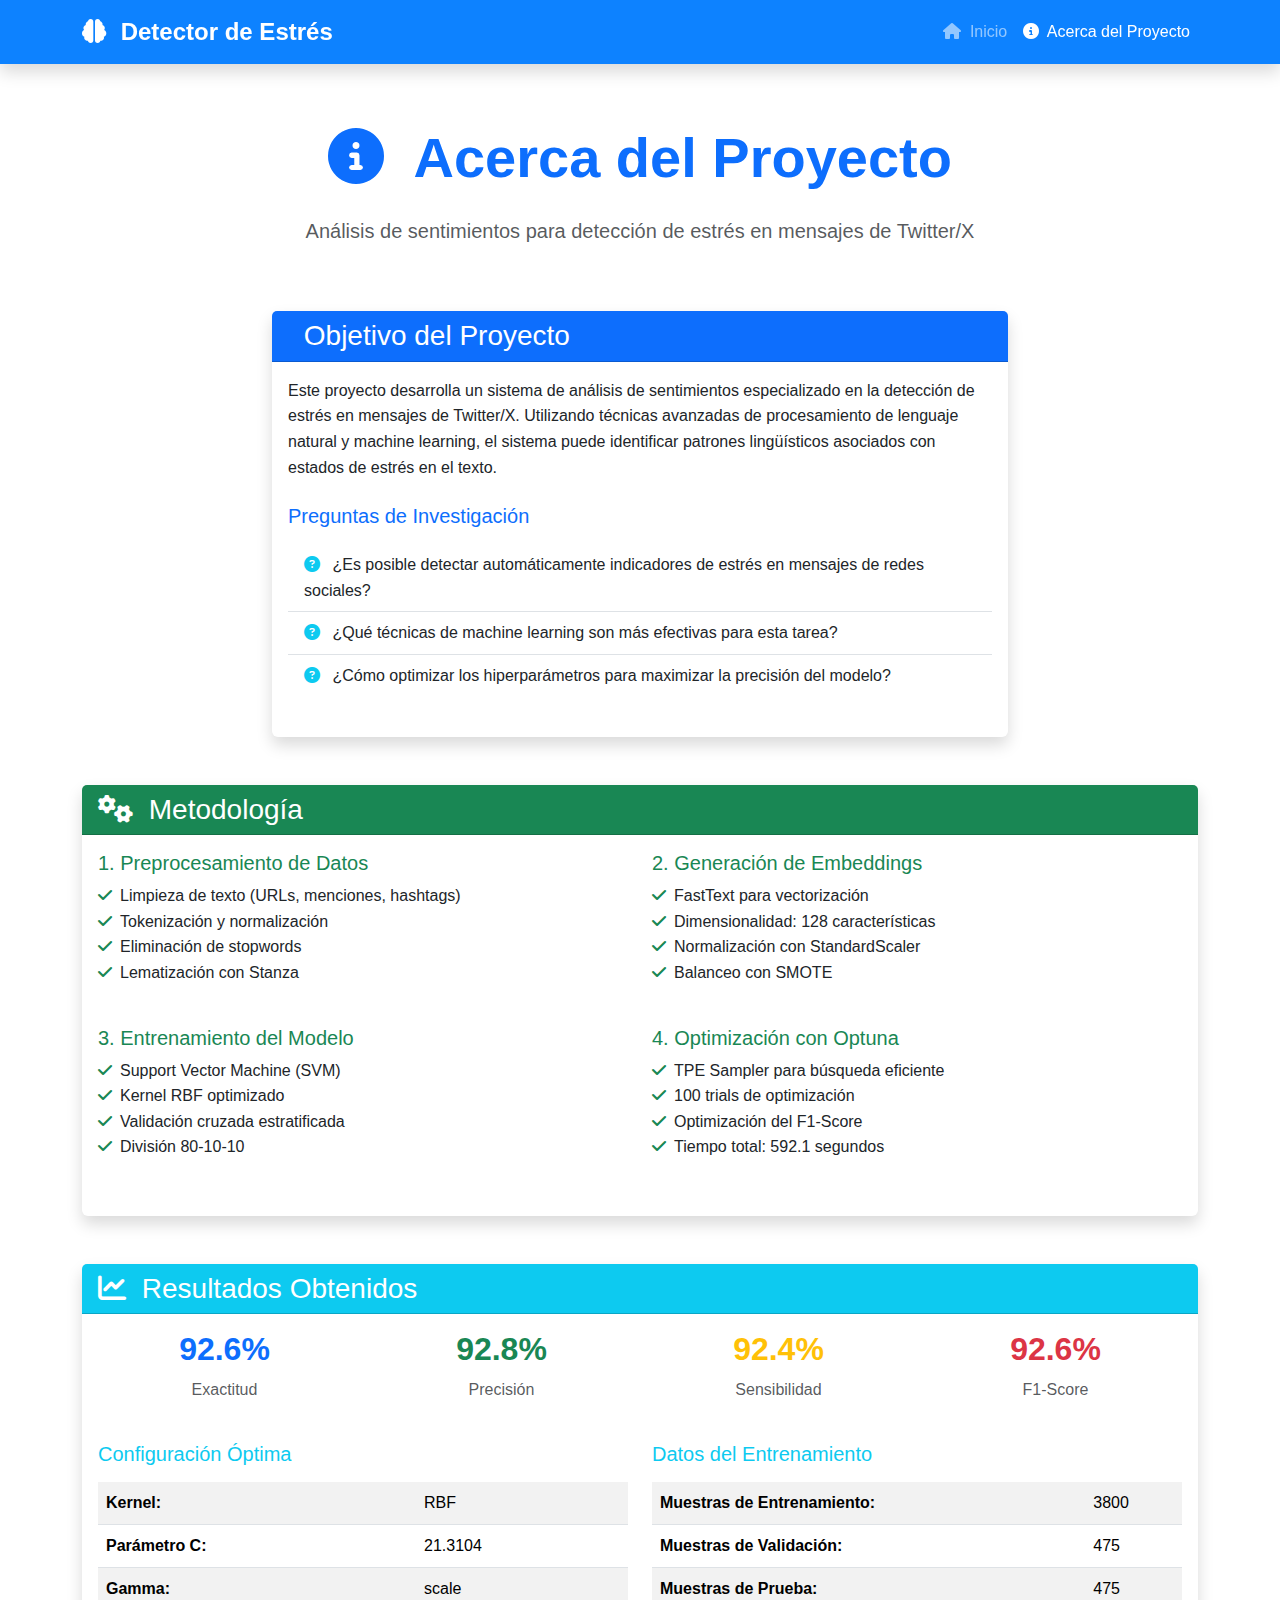
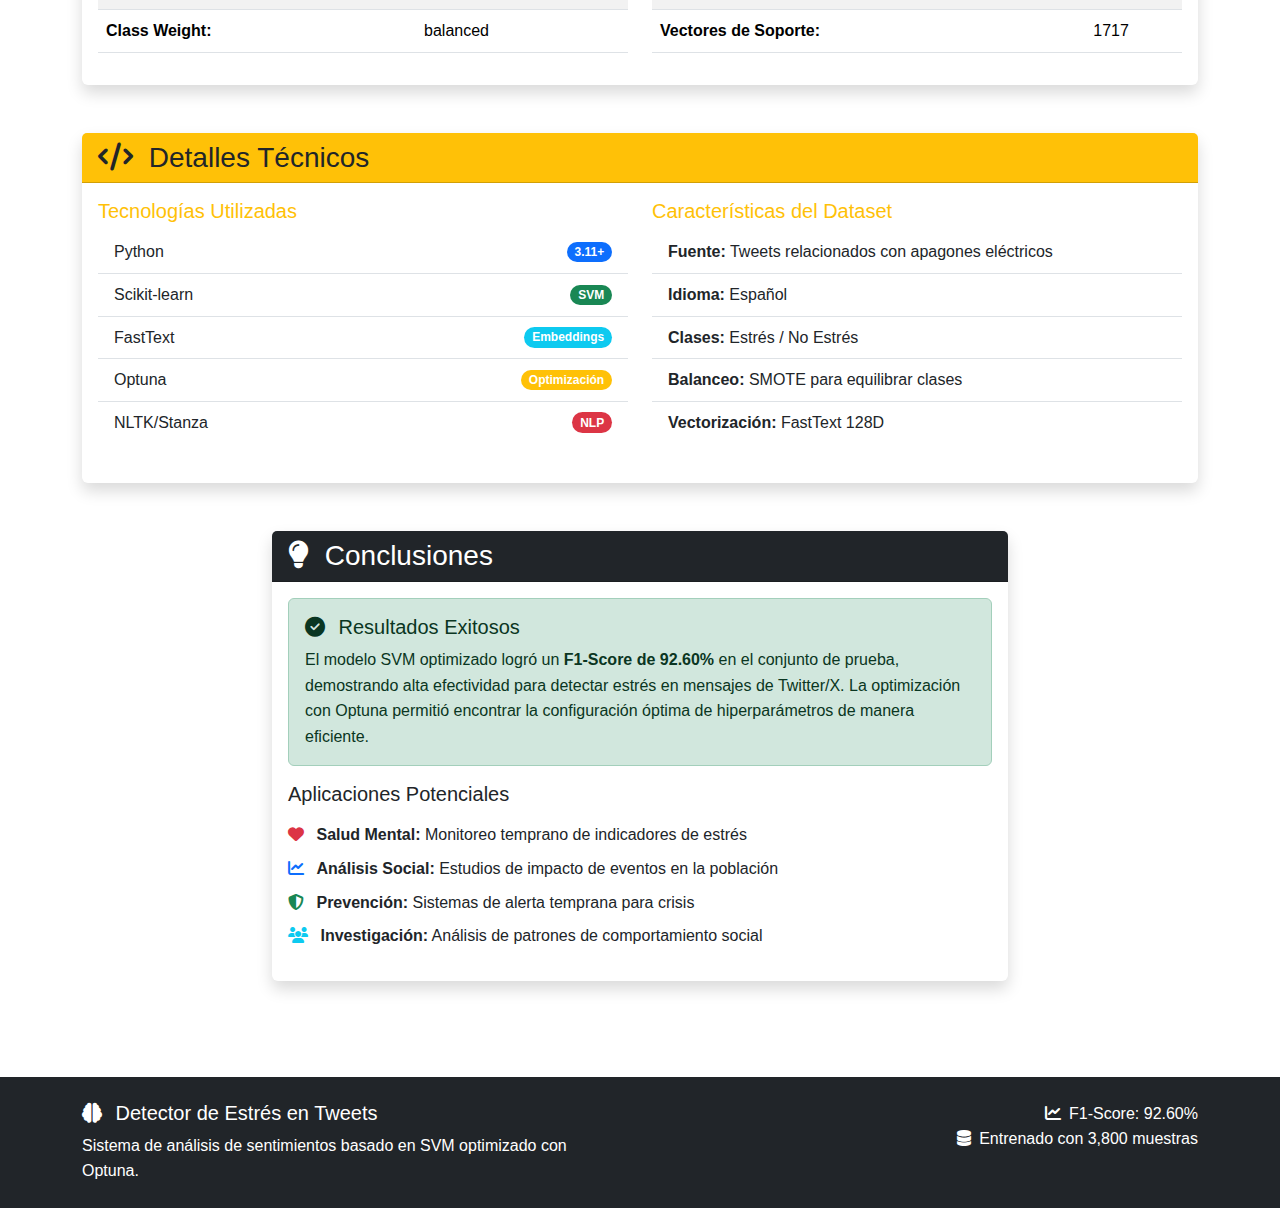
<file: about.html>
<!DOCTYPE html>
<html lang="es">
<head>
    <meta charset="UTF-8">
    <meta name="viewport" content="width=device-width, initial-scale=1.0">
    <title>Acerca del Proyecto - Detector de Estrés</title>
    
    <!-- Bootstrap CSS -->
    <link href="https://cdn.jsdelivr.net/npm/bootstrap@5.3.0/dist/css/bootstrap.min.css" rel="stylesheet">
    <!-- Font Awesome -->
    <link href="https://cdnjs.cloudflare.com/ajax/libs/font-awesome/6.4.0/css/all.min.css" rel="stylesheet">
    <!-- Custom CSS -->
    <link href="css/style.css" rel="stylesheet">
</head>
<body>
    <!-- Navigation -->
    <nav class="navbar navbar-expand-lg navbar-dark bg-primary fixed-top">
        <div class="container">
            <a class="navbar-brand" href="index.html">
                <i class="fas fa-brain me-2"></i>
                Detector de Estrés
            </a>
            <button class="navbar-toggler" type="button" data-bs-toggle="collapse" data-bs-target="#navbarNav">
                <span class="navbar-toggler-icon"></span>
            </button>
            <div class="collapse navbar-collapse" id="navbarNav">
                <ul class="navbar-nav ms-auto">
                    <li class="nav-item">
                        <a class="nav-link" href="index.html">
                            <i class="fas fa-home me-1"></i>
                            Inicio
                        </a>
                    </li>
                    <li class="nav-item">
                        <a class="nav-link active" href="about.html">
                            <i class="fas fa-info-circle me-1"></i>
                            Acerca del Proyecto
                        </a>
                    </li>
                </ul>
            </div>
        </div>
    </nav>

    <!-- Main Content -->
    <main class="main-content">
        <div class="container py-5">
            <!-- Header -->
            <div class="row mb-5">
                <div class="col-12 text-center">
                    <h1 class="display-4 fw-bold text-primary mb-4">
                        <i class="fas fa-info-circle me-3"></i>
                        Acerca del Proyecto
                    </h1>
                    <p class="lead text-muted">
                        Análisis de sentimientos para detección de estrés en mensajes de Twitter/X
                    </p>
                </div>
            </div>

            <!-- Project Overview -->
            <div class="row mb-5">
                <div class="col-lg-8 mx-auto">
                    <div class="card shadow border-0">
                        <div class="card-header bg-primary text-white">
                            <h3 class="mb-0">
                                <i class="fas fa-target me-2"></i>
                                Objetivo del Proyecto
                            </h3>
                        </div>
                        <div class="card-body">
                            <p class="mb-4">
                                Este proyecto desarrolla un sistema de análisis de sentimientos especializado en la 
                                detección de estrés en mensajes de Twitter/X. Utilizando técnicas avanzadas de 
                                procesamiento de lenguaje natural y machine learning, el sistema puede identificar 
                                patrones lingüísticos asociados con estados de estrés en el texto.
                            </p>
                            
                            <h5 class="text-primary mb-3">Preguntas de Investigación</h5>
                            <ul class="list-group list-group-flush mb-4">
                                <li class="list-group-item">
                                    <i class="fas fa-question-circle text-info me-2"></i>
                                    ¿Es posible detectar automáticamente indicadores de estrés en mensajes de redes sociales?
                                </li>
                                <li class="list-group-item">
                                    <i class="fas fa-question-circle text-info me-2"></i>
                                    ¿Qué técnicas de machine learning son más efectivas para esta tarea?
                                </li>
                                <li class="list-group-item">
                                    <i class="fas fa-question-circle text-info me-2"></i>
                                    ¿Cómo optimizar los hiperparámetros para maximizar la precisión del modelo?
                                </li>
                            </ul>
                        </div>
                    </div>
                </div>
            </div>

            <!-- Methodology -->
            <div class="row mb-5">
                <div class="col-12">
                    <div class="card shadow border-0">
                        <div class="card-header bg-success text-white">
                            <h3 class="mb-0">
                                <i class="fas fa-cogs me-2"></i>
                                Metodología
                            </h3>
                        </div>
                        <div class="card-body">
                            <div class="row">
                                <div class="col-lg-6 mb-4">
                                    <h5 class="text-success">1. Preprocesamiento de Datos</h5>
                                    <ul class="list-unstyled">
                                        <li><i class="fas fa-check text-success me-2"></i>Limpieza de texto (URLs, menciones, hashtags)</li>
                                        <li><i class="fas fa-check text-success me-2"></i>Tokenización y normalización</li>
                                        <li><i class="fas fa-check text-success me-2"></i>Eliminación de stopwords</li>
                                        <li><i class="fas fa-check text-success me-2"></i>Lematización con Stanza</li>
                                    </ul>
                                </div>
                                <div class="col-lg-6 mb-4">
                                    <h5 class="text-success">2. Generación de Embeddings</h5>
                                    <ul class="list-unstyled">
                                        <li><i class="fas fa-check text-success me-2"></i>FastText para vectorización</li>
                                        <li><i class="fas fa-check text-success me-2"></i>Dimensionalidad: 128 características</li>
                                        <li><i class="fas fa-check text-success me-2"></i>Normalización con StandardScaler</li>
                                        <li><i class="fas fa-check text-success me-2"></i>Balanceo con SMOTE</li>
                                    </ul>
                                </div>
                                <div class="col-lg-6 mb-4">
                                    <h5 class="text-success">3. Entrenamiento del Modelo</h5>
                                    <ul class="list-unstyled">
                                        <li><i class="fas fa-check text-success me-2"></i>Support Vector Machine (SVM)</li>
                                        <li><i class="fas fa-check text-success me-2"></i>Kernel RBF optimizado</li>
                                        <li><i class="fas fa-check text-success me-2"></i>Validación cruzada estratificada</li>
                                        <li><i class="fas fa-check text-success me-2"></i>División 80-10-10</li>
                                    </ul>
                                </div>
                                <div class="col-lg-6 mb-4">
                                    <h5 class="text-success">4. Optimización con Optuna</h5>
                                    <ul class="list-unstyled">
                                        <li><i class="fas fa-check text-success me-2"></i>TPE Sampler para búsqueda eficiente</li>
                                        <li><i class="fas fa-check text-success me-2"></i>100 trials de optimización</li>
                                        <li><i class="fas fa-check text-success me-2"></i>Optimización del F1-Score</li>
                                        <li><i class="fas fa-check text-success me-2"></i>Tiempo total: 592.1 segundos</li>
                                    </ul>
                                </div>
                            </div>
                        </div>
                    </div>
                </div>
            </div>

            <!-- Results -->
            <div class="row mb-5">
                <div class="col-12">
                    <div class="card shadow border-0">
                        <div class="card-header bg-info text-white">
                            <h3 class="mb-0">
                                <i class="fas fa-chart-line me-2"></i>
                                Resultados Obtenidos
                            </h3>
                        </div>
                        <div class="card-body">
                            <div class="row text-center mb-4">
                                <div class="col-md-3 col-6 mb-3">
                                    <div class="metric-display">
                                        <h2 class="text-primary fw-bold">92.6%</h2>
                                        <p class="text-muted mb-0">Exactitud</p>
                                    </div>
                                </div>
                                <div class="col-md-3 col-6 mb-3">
                                    <div class="metric-display">
                                        <h2 class="text-success fw-bold">92.8%</h2>
                                        <p class="text-muted mb-0">Precisión</p>
                                    </div>
                                </div>
                                <div class="col-md-3 col-6 mb-3">
                                    <div class="metric-display">
                                        <h2 class="text-warning fw-bold">92.4%</h2>
                                        <p class="text-muted mb-0">Sensibilidad</p>
                                    </div>
                                </div>
                                <div class="col-md-3 col-6 mb-3">
                                    <div class="metric-display">
                                        <h2 class="text-danger fw-bold">92.6%</h2>
                                        <p class="text-muted mb-0">F1-Score</p>
                                    </div>
                                </div>
                            </div>

                            <div class="row">
                                <div class="col-lg-6">
                                    <h5 class="text-info mb-3">Configuración Óptima</h5>
                                    <table class="table table-striped">
                                        <tbody>
                                            <tr>
                                                <td><strong>Kernel:</strong></td>
                                                <td>RBF</td>
                                            </tr>
                                            <tr>
                                                <td><strong>Parámetro C:</strong></td>
                                                <td>21.3104</td>
                                            </tr>
                                            <tr>
                                                <td><strong>Gamma:</strong></td>
                                                <td>scale</td>
                                            </tr>
                                            <tr>
                                                <td><strong>Class Weight:</strong></td>
                                                <td>balanced</td>
                                            </tr>
                                        </tbody>
                                    </table>
                                </div>
                                <div class="col-lg-6">
                                    <h5 class="text-info mb-3">Datos del Entrenamiento</h5>
                                    <table class="table table-striped">
                                        <tbody>
                                            <tr>
                                                <td><strong>Muestras de Entrenamiento:</strong></td>
                                                <td>3800</td>
                                            </tr>
                                            <tr>
                                                <td><strong>Muestras de Validación:</strong></td>
                                                <td>475</td>
                                            </tr>
                                            <tr>
                                                <td><strong>Muestras de Prueba:</strong></td>
                                                <td>475</td>
                                            </tr>
                                            <tr>
                                                <td><strong>Vectores de Soporte:</strong></td>
                                                <td>1717</td>
                                            </tr>
                                        </tbody>
                                    </table>
                                </div>
                            </div>
                        </div>
                    </div>
                </div>
            </div>

            <!-- Technical Details -->
            <div class="row mb-5">
                <div class="col-12">
                    <div class="card shadow border-0">
                        <div class="card-header bg-warning text-dark">
                            <h3 class="mb-0">
                                <i class="fas fa-code me-2"></i>
                                Detalles Técnicos
                            </h3>
                        </div>
                        <div class="card-body">
                            <div class="row">
                                <div class="col-lg-6 mb-4">
                                    <h5 class="text-warning">Tecnologías Utilizadas</h5>
                                    <ul class="list-group list-group-flush">
                                        <li class="list-group-item d-flex justify-content-between align-items-center">
                                            Python
                                            <span class="badge bg-primary rounded-pill">3.11+</span>
                                        </li>
                                        <li class="list-group-item d-flex justify-content-between align-items-center">
                                            Scikit-learn
                                            <span class="badge bg-success rounded-pill">SVM</span>
                                        </li>
                                        <li class="list-group-item d-flex justify-content-between align-items-center">
                                            FastText
                                            <span class="badge bg-info rounded-pill">Embeddings</span>
                                        </li>
                                        <li class="list-group-item d-flex justify-content-between align-items-center">
                                            Optuna
                                            <span class="badge bg-warning rounded-pill">Optimización</span>
                                        </li>
                                        <li class="list-group-item d-flex justify-content-between align-items-center">
                                            NLTK/Stanza
                                            <span class="badge bg-danger rounded-pill">NLP</span>
                                        </li>
                                    </ul>
                                </div>
                                <div class="col-lg-6 mb-4">
                                    <h5 class="text-warning">Características del Dataset</h5>
                                    <ul class="list-group list-group-flush">
                                        <li class="list-group-item">
                                            <strong>Fuente:</strong> Tweets relacionados con apagones eléctricos
                                        </li>
                                        <li class="list-group-item">
                                            <strong>Idioma:</strong> Español
                                        </li>
                                        <li class="list-group-item">
                                            <strong>Clases:</strong> Estrés / No Estrés
                                        </li>
                                        <li class="list-group-item">
                                            <strong>Balanceo:</strong> SMOTE para equilibrar clases
                                        </li>
                                        <li class="list-group-item">
                                            <strong>Vectorización:</strong> FastText 128D
                                        </li>
                                    </ul>
                                </div>
                            </div>
                        </div>
                    </div>
                </div>
            </div>

            <!-- Conclusions -->
            <div class="row">
                <div class="col-lg-8 mx-auto">
                    <div class="card shadow border-0">
                        <div class="card-header bg-dark text-white">
                            <h3 class="mb-0">
                                <i class="fas fa-lightbulb me-2"></i>
                                Conclusiones
                            </h3>
                        </div>
                        <div class="card-body">
                            <div class="alert alert-success" role="alert">
                                <h5 class="alert-heading">
                                    <i class="fas fa-check-circle me-2"></i>
                                    Resultados Exitosos
                                </h5>
                                <p class="mb-0">
                                    El modelo SVM optimizado logró un <strong>F1-Score de 92.60%</strong> en el conjunto de prueba, 
                                    demostrando alta efectividad para detectar estrés en mensajes de Twitter/X. La optimización 
                                    con Optuna permitió encontrar la configuración óptima de hiperparámetros de manera eficiente.
                                </p>
                            </div>
                            
                            <h5 class="text-dark mb-3">Aplicaciones Potenciales</h5>
                            <ul class="list-unstyled">
                                <li class="mb-2">
                                    <i class="fas fa-heart text-danger me-2"></i>
                                    <strong>Salud Mental:</strong> Monitoreo temprano de indicadores de estrés
                                </li>
                                <li class="mb-2">
                                    <i class="fas fa-chart-line text-primary me-2"></i>
                                    <strong>Análisis Social:</strong> Estudios de impacto de eventos en la población
                                </li>
                                <li class="mb-2">
                                    <i class="fas fa-shield-alt text-success me-2"></i>
                                    <strong>Prevención:</strong> Sistemas de alerta temprana para crisis
                                </li>
                                <li class="mb-2">
                                    <i class="fas fa-users text-info me-2"></i>
                                    <strong>Investigación:</strong> Análisis de patrones de comportamiento social
                                </li>
                            </ul>
                        </div>
                    </div>
                </div>
            </div>
        </div>
    </main>

    <!-- Footer -->
    <footer class="bg-dark text-white py-4">
        <div class="container">
            <div class="row">
                <div class="col-md-6">
                    <h5>
                        <i class="fas fa-brain me-2"></i>
                        Detector de Estrés en Tweets
                    </h5>
                    <p class="mb-0">Sistema de análisis de sentimientos basado en SVM optimizado con Optuna.</p>
                </div>
                <div class="col-md-6 text-md-end">
                    <p class="mb-0">
                        <i class="fas fa-chart-line me-1"></i>
                        F1-Score: 92.60%
                    </p>
                    <p class="mb-0">
                        <i class="fas fa-database me-1"></i>
                        Entrenado con 3,800 muestras
                    </p>
                </div>
            </div>
        </div>
    </footer>

    <!-- Bootstrap JS -->
    <script src="https://cdn.jsdelivr.net/npm/bootstrap@5.3.0/dist/js/bootstrap.bundle.min.js"></script>
</body>
</html>
</file>
<file: css/style.css>
/* Variables CSS */
:root {
    --primary-color: #007bff;
    --secondary-color: #6c757d;
    --success-color: #28a745;
    --danger-color: #dc3545;
    --warning-color: #ffc107;
    --info-color: #17a2b8;
    --light-color: #f8f9fa;
    --dark-color: #343a40;
    --gradient-primary: linear-gradient(135deg, #667eea 0%, #764ba2 100%);
    --gradient-secondary: linear-gradient(135deg, #f093fb 0%, #f5576c 100%);
    --shadow-sm: 0 0.125rem 0.25rem rgba(0, 0, 0, 0.075);
    --shadow-md: 0 0.5rem 1rem rgba(0, 0, 0, 0.15);
    --shadow-lg: 0 1rem 3rem rgba(0, 0, 0, 0.175);
    --border-radius: 0.5rem;
    --transition: all 0.3s ease;
}

/* Base Styles */
* {
    margin: 0;
    padding: 0;
    box-sizing: border-box;
}

body {
    font-family: 'Segoe UI', Tahoma, Geneva, Verdana, sans-serif;
    line-height: 1.6;
    color: var(--dark-color);
    background-color: #ffffff;
    overflow-x: hidden;
}

/* Smooth Scrolling */
html {
    scroll-behavior: smooth;
}

/* Navigation */
.navbar {
    backdrop-filter: blur(10px);
    background: rgba(0, 123, 255, 0.95) !important;
    box-shadow: var(--shadow-md);
    transition: var(--transition);
}

.navbar-brand {
    font-weight: 700;
    font-size: 1.5rem;
    transition: var(--transition);
}

.navbar-brand:hover {
    transform: scale(1.05);
}

.nav-link {
    font-weight: 500;
    transition: var(--transition);
    position: relative;
}

.nav-link:hover {
    transform: translateY(-2px);
}

.nav-link::after {
    content: '';
    position: absolute;
    width: 0;
    height: 2px;
    bottom: 0;
    left: 50%;
    background-color: white;
    transition: var(--transition);
}

.nav-link:hover::after {
    width: 100%;
    left: 0;
}

/* Main Content */
.main-content {
    padding-top: 76px;
}

/* Hero Section */
.hero-section {
    background: var(--gradient-primary);
    position: relative;
    overflow: hidden;
}

.hero-section::before {
    content: '';
    position: absolute;
    top: 0;
    left: 0;
    right: 0;
    bottom: 0;
    background: url('data:image/svg+xml,<svg xmlns="http://www.w3.org/2000/svg" viewBox="0 0 1000 1000"><polygon fill="rgba(255,255,255,0.1)" points="0,1000 1000,0 1000,1000"/></svg>');
    background-size: cover;
}

.hero-content {
    position: relative;
    z-index: 2;
}

.hero-icon {
    animation: float 3s ease-in-out infinite;
}

@keyframes float {
    0%, 100% { transform: translateY(0px); }
    50% { transform: translateY(-10px); }
}

.hero-stats .stat-card {
    background: rgba(255, 255, 255, 0.2);
    backdrop-filter: blur(10px);
    border: 1px solid rgba(255, 255, 255, 0.3);
    transition: var(--transition);
}

.hero-stats .stat-card:hover {
    transform: translateY(-5px);
    background: rgba(255, 255, 255, 0.3);
}

.stat-number {
    font-size: 1.5rem;
    font-weight: 700;
    margin-bottom: 0;
}

.stat-label {
    font-size: 0.9rem;
    margin-bottom: 0;
    opacity: 0.9;
}

.hero-visual i {
    animation: pulse 2s ease-in-out infinite;
}

@keyframes pulse {
    0%, 100% { opacity: 0.5; }
    50% { opacity: 0.3; }
}

/* Section Headers */
.section-header {
    margin-bottom: 3rem;
}

.section-title {
    font-size: 2.5rem;
    font-weight: 700;
    color: var(--dark-color);
    margin-bottom: 1rem;
}

.section-subtitle {
    font-size: 1.2rem;
    color: var(--secondary-color);
    max-width: 600px;
    margin: 0 auto;
}

/* Analyzer Section */
.analyzer-card {
    border-radius: var(--border-radius);
    transition: var(--transition);
}

.analyzer-card:hover {
    transform: translateY(-5px);
    box-shadow: var(--shadow-lg);
}

.form-control {
    border-radius: var(--border-radius);
    border: 2px solid #e9ecef;
    transition: var(--transition);
}

.form-control:focus {
    border-color: var(--primary-color);
    box-shadow: 0 0 0 0.2rem rgba(0, 123, 255, 0.25);
    transform: scale(1.02);
}

.btn {
    border-radius: var(--border-radius);
    font-weight: 600;
    transition: var(--transition);
    position: relative;
    overflow: hidden;
}

.btn::before {
    content: '';
    position: absolute;
    top: 0;
    left: -100%;
    width: 100%;
    height: 100%;
    background: linear-gradient(90deg, transparent, rgba(255,255,255,0.2), transparent);
    transition: var(--transition);
}

.btn:hover::before {
    left: 100%;
}

.btn:hover {
    transform: translateY(-2px);
    box-shadow: var(--shadow-md);
}

/* Quick Tests */
.sample-tweet {
    cursor: pointer;
    transition: var(--transition);
    border-radius: var(--border-radius);
}

.sample-tweet:hover {
    transform: translateY(-3px);
    box-shadow: var(--shadow-md);
}

.sample-tweet .badge {
    font-size: 0.75rem;
    padding: 0.5rem 0.75rem;
}

/* Results */
.result-card {
    border-radius: var(--border-radius);
    border: none;
    box-shadow: var(--shadow-md);
    animation: slideInUp 0.5s ease;
}

@keyframes slideInUp {
    from {
        opacity: 0;
        transform: translateY(30px);
    }
    to {
        opacity: 1;
        transform: translateY(0);
    }
}

.result-stress {
    background: linear-gradient(135deg, #ff6b6b, #ee5a52);
    color: white;
}

.result-no-stress {
    background: linear-gradient(135deg, #51cf66, #40c057);
    color: white;
}

.confidence-bar {
    height: 8px;
    border-radius: 4px;
    background: rgba(255, 255, 255, 0.3);
    overflow: hidden;
}

.confidence-fill {
    height: 100%;
    border-radius: 4px;
    background: white;
    transition: width 1s ease;
}

/* Metrics Section */
.metric-card {
    border-radius: var(--border-radius);
    transition: var(--transition);
    position: relative;
    overflow: hidden;
}

.metric-card::before {
    content: '';
    position: absolute;
    top: 0;
    left: 0;
    right: 0;
    height: 4px;
    background: var(--gradient-primary);
}

.metric-card:hover {
    transform: translateY(-5px);
    box-shadow: var(--shadow-lg);
}

.metric-icon {
    transition: var(--transition);
}

.metric-card:hover .metric-icon {
    transform: scale(1.1);
}

.metric-value {
    font-size: 2rem;
    font-weight: 700;
    margin-bottom: 0.5rem;
}

.metric-label {
    font-weight: 600;
    margin-bottom: 0.5rem;
}

/* Chart Cards */
.chart-card {
    border-radius: var(--border-radius);
    transition: var(--transition);
}

.chart-card:hover {
    transform: translateY(-3px);
    box-shadow: var(--shadow-lg);
}

.chart-card .card-header {
    border-bottom: 2px solid #e9ecef;
    border-radius: var(--border-radius) var(--border-radius) 0 0;
}

/* Loading Animation */
.spinner-border {
    animation: spin 1s linear infinite;
}

@keyframes spin {
    0% { transform: rotate(0deg); }
    100% { transform: rotate(360deg); }
}

/* Footer */
footer {
    background: var(--dark-color) !important;
    margin-top: 3rem;
}

/* Responsive Design */
@media (max-width: 768px) {
    .section-title {
        font-size: 2rem;
    }
    
    .section-subtitle {
        font-size: 1rem;
    }
    
    .hero-stats .stat-card {
        margin-bottom: 1rem;
    }
    
    .metric-value {
        font-size: 1.5rem;
    }
}

@media (max-width: 576px) {
    .hero-section {
        padding: 2rem 0;
    }
    
    .section-title {
        font-size: 1.75rem;
    }
    
    .btn-lg {
        padding: 0.75rem 1.5rem;
        font-size: 1rem;
    }
}

/* Accessibility */
@media (prefers-reduced-motion: reduce) {
    * {
        animation-duration: 0.01ms !important;
        animation-iteration-count: 1 !important;
        transition-duration: 0.01ms !important;
    }
}

/* Focus Styles */
.btn:focus,
.form-control:focus,
.sample-tweet:focus {
    outline: 2px solid var(--primary-color);
    outline-offset: 2px;
}

/* Custom Scrollbar */
::-webkit-scrollbar {
    width: 8px;
}

::-webkit-scrollbar-track {
    background: #f1f1f1;
}

::-webkit-scrollbar-thumb {
    background: var(--primary-color);
    border-radius: 4px;
}

::-webkit-scrollbar-thumb:hover {
    background: #0056b3;
}
</file>
